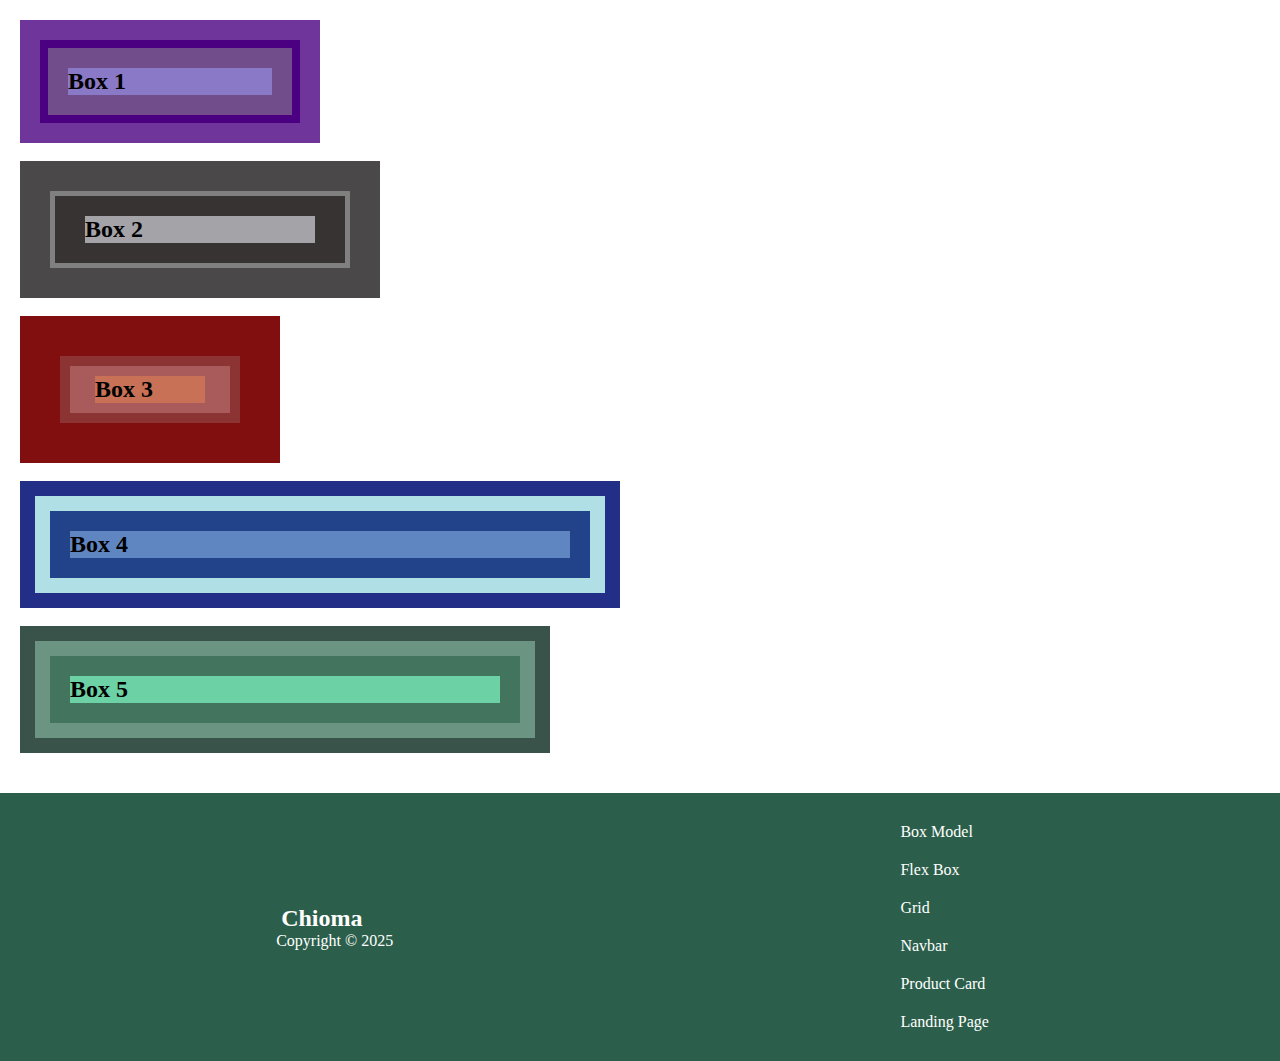
<file: index.html>
<!DOCTYPE html>
<html lang="en">
<head>
  <meta charset="UTF-8">
  <meta name="viewport" content="width=device-width, initial-scale=1.0">
  <link rel="stylesheet" href="index.css">
  <title>Box Model</title>
</head>
<body>
  <section class="boxes">
    <div class="box-1">
      <h2>Box 1</h2>
    </div><br>
    <div class="box-2">
      <h2>Box 2</h2>
    </div><br>
    <div class="box-3">
      <h2>Box 3</h2>
    </div><br>
    <div class="box-4">
      <h2>Box 4</h2>
    </div><br>
    <div class="box-5">
      <h2>Box 5</h2>
    </div>
  </section>

  <footer>
    <div>
      <h2><a href="./index.html">Chioma</a></h2>
      <p>Copyright &copy; 2025</p>
    </div>
    <div>
      <nav>
        <ul>
          <li><a href="./index.html">Box Model</a></li>
          <li><a href="./flexbox.html">Flex Box</a></li>
          <li><a href="./grid.html">Grid</a></li>
          <li><a href="./navbar.html">Navbar</a></li>
          <li><a href="./productcard.html">Product Card</a></li>
          <li><a href="./landpage.html">Landing Page</a></li>
        </ul>
      </nav>
    </div>
  </footer>
</body>
</html>
</file>
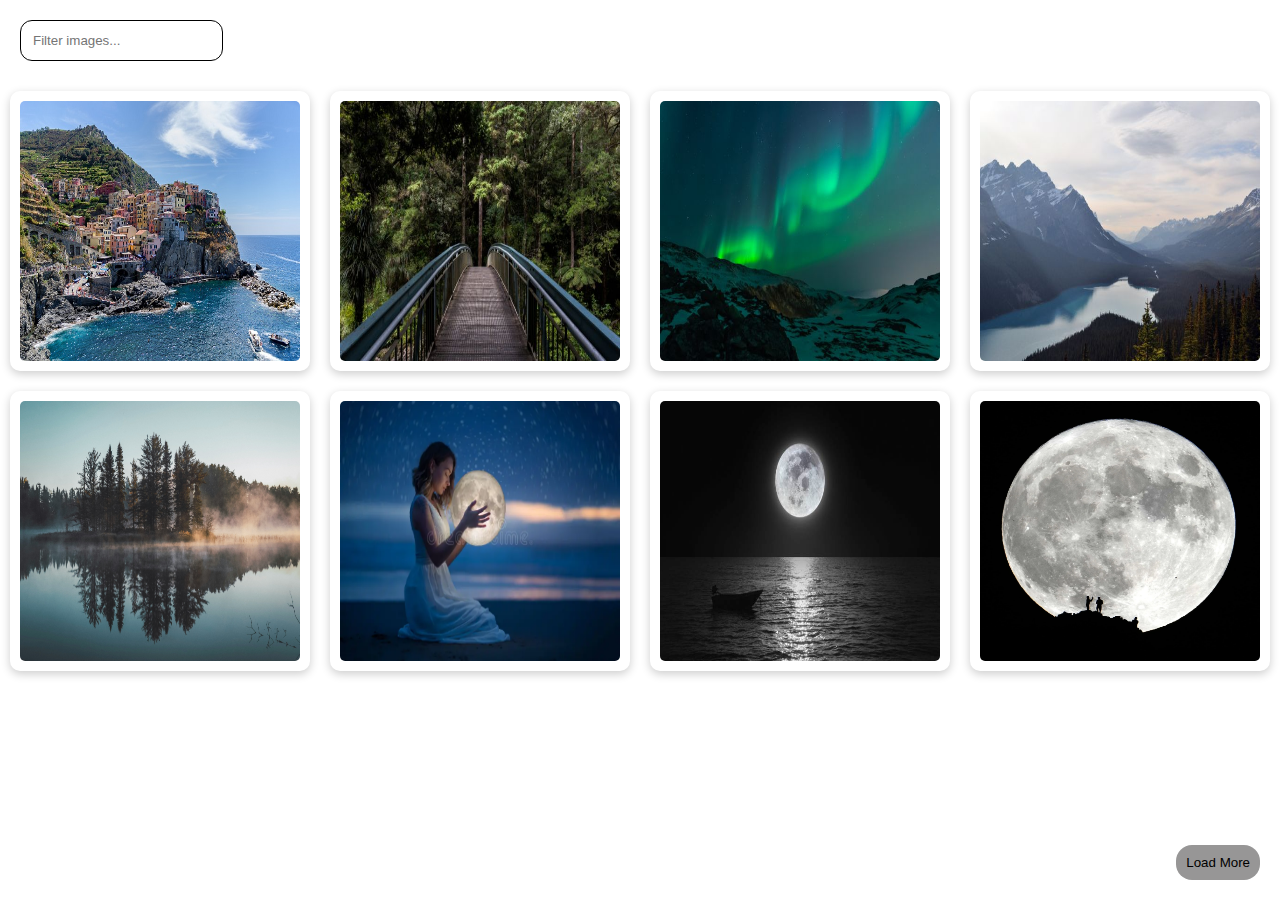
<file: flexbox.html>
<!DOCTYPE html>
<html lang="en">
<head>
  <meta charset="UTF-8">
  <meta name="viewport" content="width=device-width, initial-scale=1.0">
  <link rel="stylesheet" href="flexbox.css">
  <title>Flex Box</title>
</head>
<body>
  <header>
    <input type="search" id="search" placeholder="Filter images..." autocomplete="on">
  </header>
  <section>
    <div class="container">
      <div class="card">
        <img src="./images/img_5terre.jpg" alt="">
      </div>
      <div class="card">
        <img src="./images/img_forest.jpg" alt="">
      </div>
      <div class="card">
        <img src="./images/img_lights.jpg" alt="">
      </div>
      <div class="card">
        <img src="./images/img_mountains.jpg" alt="">
      </div>
      <div class="card">
        <img src="./images/forest_lake.jpg" alt="">
      </div>
      <div class="card">
        <img src="./images/moon-lady.webp" alt="">
      </div>
      <div class="card">
        <img src="./images/moon_over_ocean.jpg" alt="">
      </div>
      <div class="card">
        <img src="./images/moonfrom_hilltop.webp" alt="">
      </div>
    </div>
  </section>
  
  <button>Load More</button>
</body>
</html>
</file>
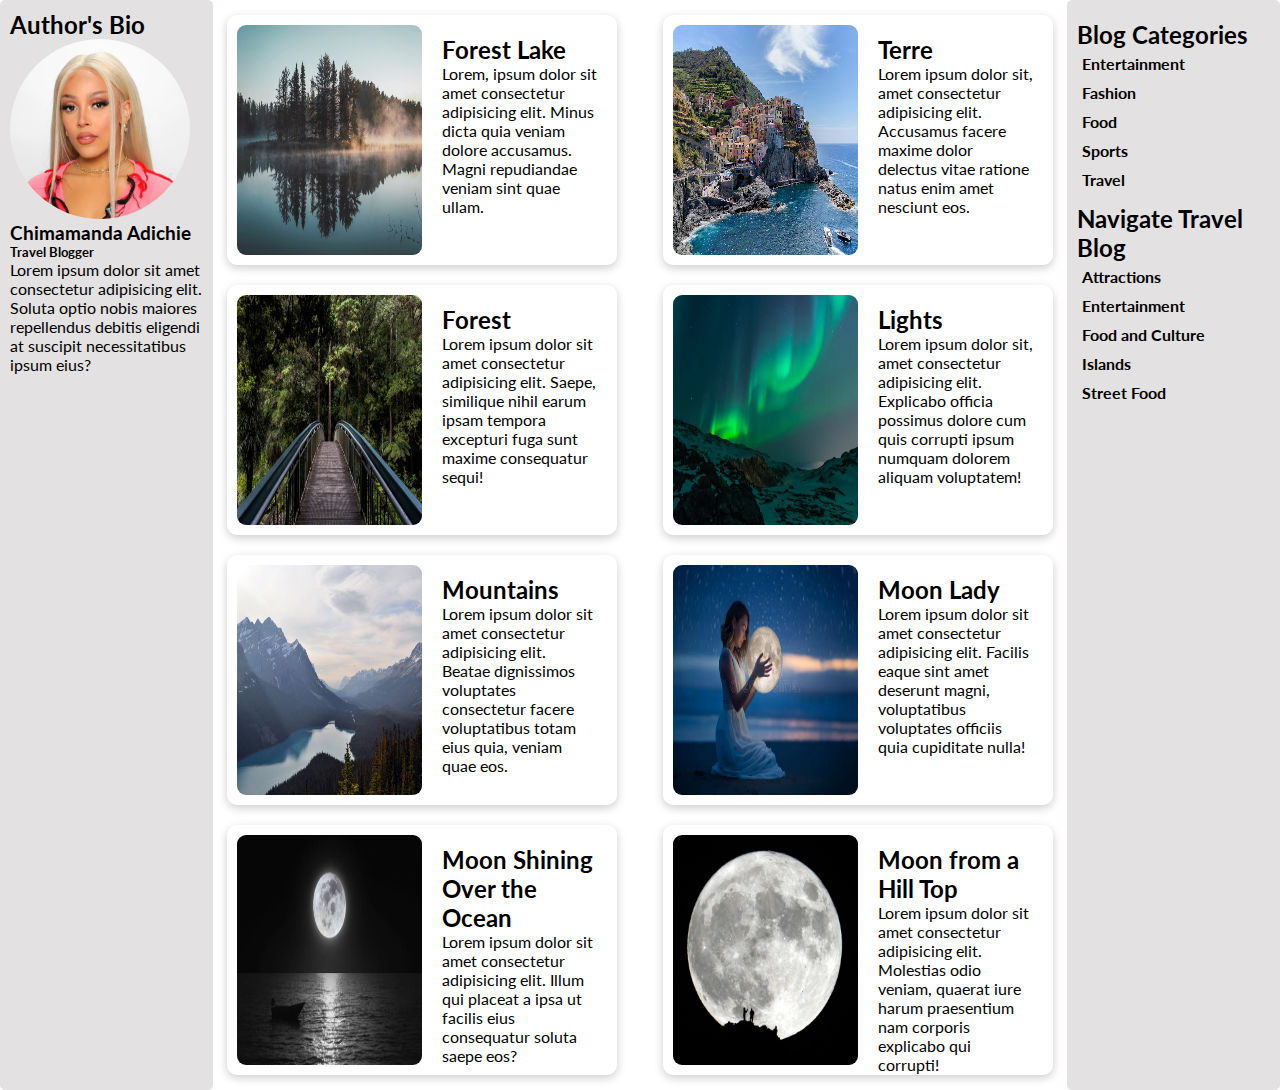
<file: grid.html>
<!DOCTYPE html>
<html lang="en">
<head>
  <meta charset="UTF-8">
  <meta name="viewport" content="width=device-width, initial-scale=1.0">
  <link rel="stylesheet" href="grid.css">
  <title>Grid</title>
</head>
<body>
  <!-- Author -->
  <section class="blog">
    <aside class="author-info">
      <div>
        <h2>Author's Bio</h2>
        <img src="./images/doja.jpeg" alt="">
        <h3>Chimamanda Adichie</h3>
        <h5>Travel Blogger</h5>
        <p>Lorem ipsum dolor sit amet consectetur adipisicing elit. Soluta optio nobis maiores repellendus debitis eligendi at suscipit necessitatibus ipsum eius?</p>
      </div>
    </aside>

    <!-- Main blog area -->
    <main class="blog-main">
      <div class="card">
        <img src="./images/forest_lake.jpg" alt="">
      <div class="text">
        <h2>Forest Lake</h2>
        <p>Lorem, ipsum dolor sit amet consectetur adipisicing elit. Minus dicta quia veniam dolore accusamus. Magni repudiandae veniam sint quae ullam.</p>
      </div>
      </div>
      <div class="card">
        <img src="./images/img_5terre.jpg" alt="">
        <div class="text">
          <h2>Terre</h2>
          <p>Lorem ipsum dolor sit, amet consectetur adipisicing elit. Accusamus facere maxime dolor delectus vitae ratione natus enim amet nesciunt eos.</p>
        </div>
      </div>
      <div class="card">
        <img src="./images/img_forest.jpg" alt="">
        <div class="text">
          <h2>Forest</h2>
          <p>Lorem ipsum dolor sit amet consectetur adipisicing elit. Saepe, similique nihil earum ipsam tempora excepturi fuga sunt maxime consequatur sequi!</p>
        </div>
      </div>
      <div class="card">
        <img src="./images/img_lights.jpg" alt="">
        <div class="text">
          <h2>Lights</h2>
          <p>Lorem ipsum dolor sit, amet consectetur adipisicing elit. Explicabo officia possimus dolore cum quis corrupti ipsum numquam dolorem aliquam voluptatem!</p>
        </div>
      </div>
      <div class="card">
        <img src="./images/img_mountains.jpg" alt="">
        <div class="text">
          <h2>Mountains</h2>
        <p>Lorem ipsum dolor sit amet consectetur adipisicing elit. Beatae dignissimos voluptates consectetur facere voluptatibus totam eius quia, veniam quae eos.</p>
        </div>
      </div>
      <div class="card">
        <img src="./images/moon-lady.webp" alt="">
        <div class="text">
          <h2>Moon Lady</h2>
          <p>Lorem ipsum dolor sit amet consectetur adipisicing elit. Facilis eaque sint amet deserunt magni, voluptatibus voluptates officiis quia cupiditate nulla!</p>
        </div>
      </div>
      <div class="card">
        <img src="./images/moon_over_ocean.jpg" alt="">
        <div class="text">
          <h2>Moon Shining Over the Ocean</h2>
          <p>Lorem ipsum dolor sit amet consectetur adipisicing elit. Illum qui placeat a ipsa ut facilis eius consequatur soluta saepe eos?</p>
        </div>
      </div>
      <div class="card">
        <img src="./images/moonfrom_hilltop.webp" alt="">
        <div class="text">
          <h2>Moon from a Hill Top</h2>
          <p>Lorem ipsum dolor sit amet consectetur adipisicing elit. Molestias odio veniam, quaerat iure harum praesentium nam corporis explicabo qui corrupti!</p>
        </div>
      </div>
    </main>

    <aside class="categories">
      <div>
        <h2>Blog Categories</h2>
        <nav>
          <ul>
            <li><a href="#">Entertainment</a></li>
            <li><a href="#">Fashion</a></li>
            <li><a href="#">Food</a></li>
            <li><a href="#">Sports</a></li>
            <li><a href="#">Travel</a></li>
          </ul>
        </nav>
      </div>
      
      <div>
        <h2>Navigate Travel Blog</h2>
        <nav>
          <ul>
            <li><a href="#">Attractions</a></li>
            <li><a href="#">Entertainment</a></li>
            <li><a href="#">Food and Culture</a></li>
            <li><a href="#">Islands</a></li>
            <li><a href="#">Street Food</a></li>
          </ul>
        </nav>
      </div>
    </aside>
  </section>
</body>
</html>
</file>
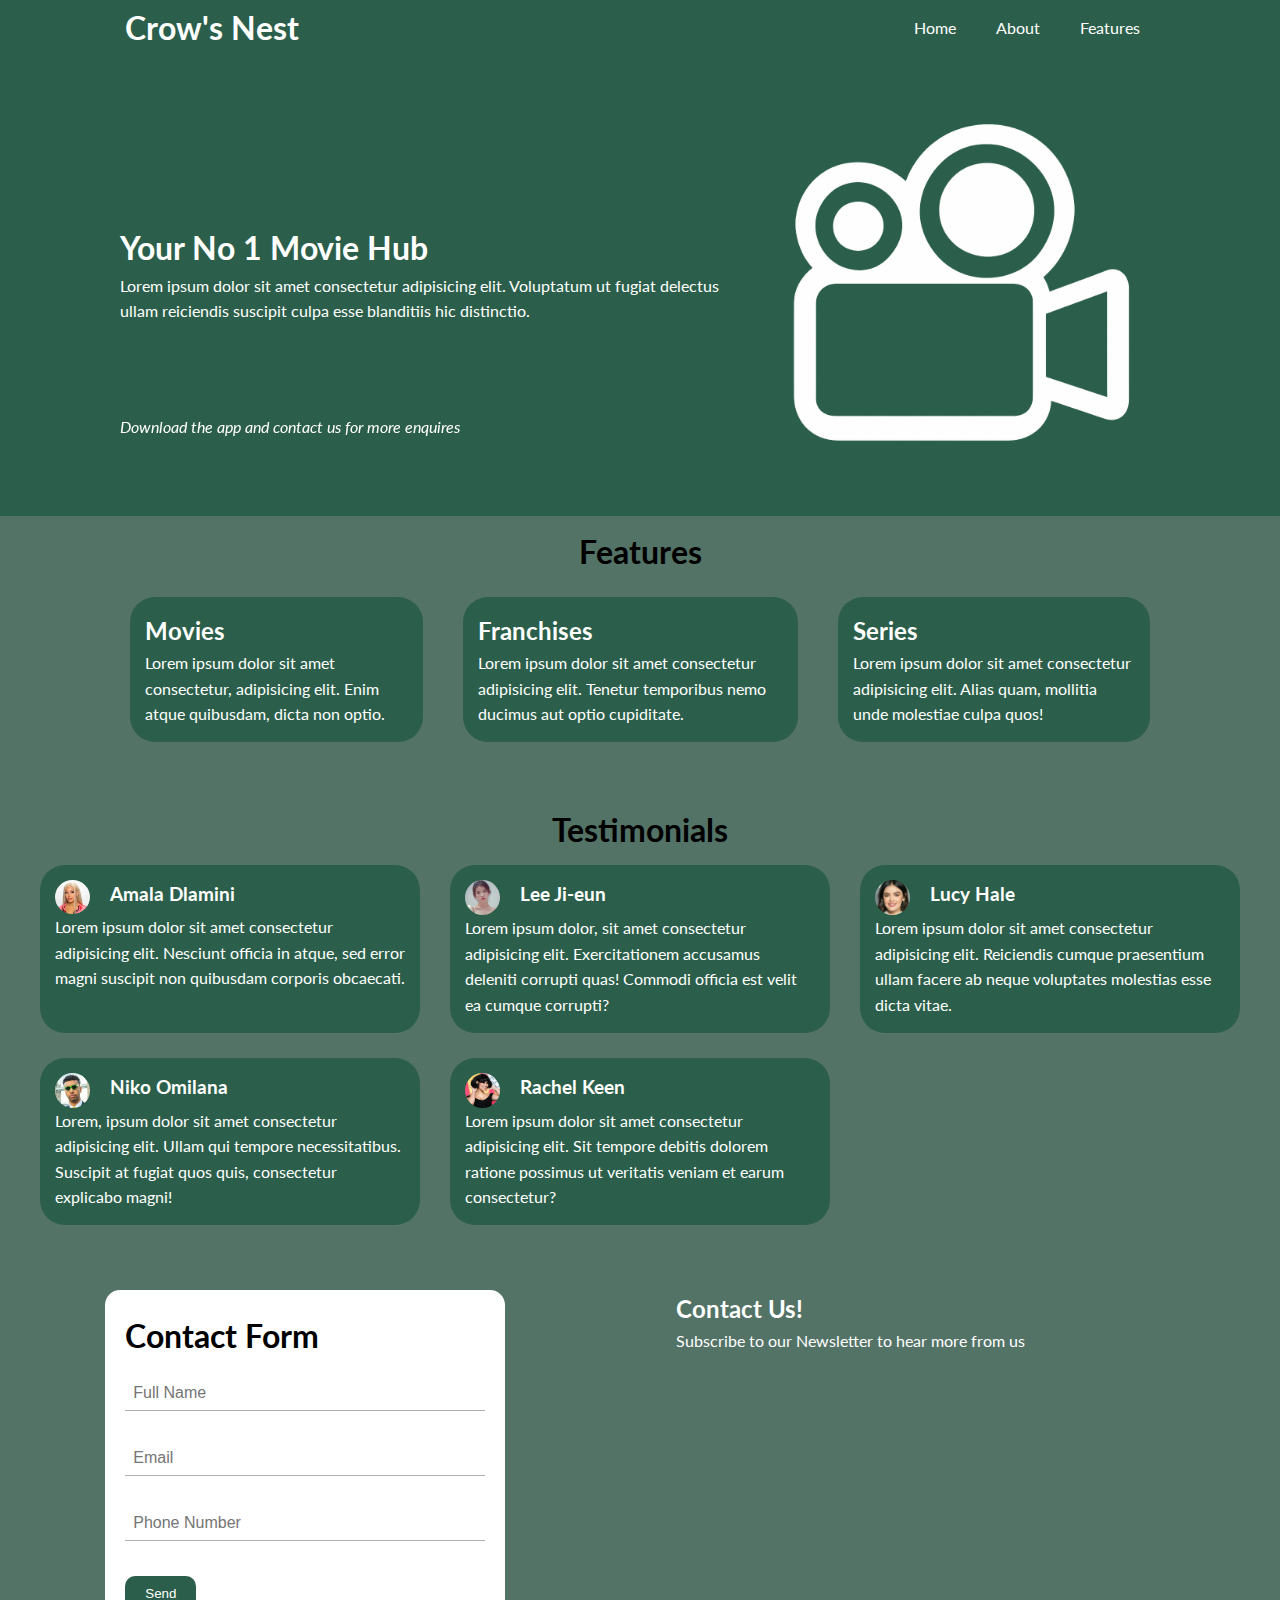
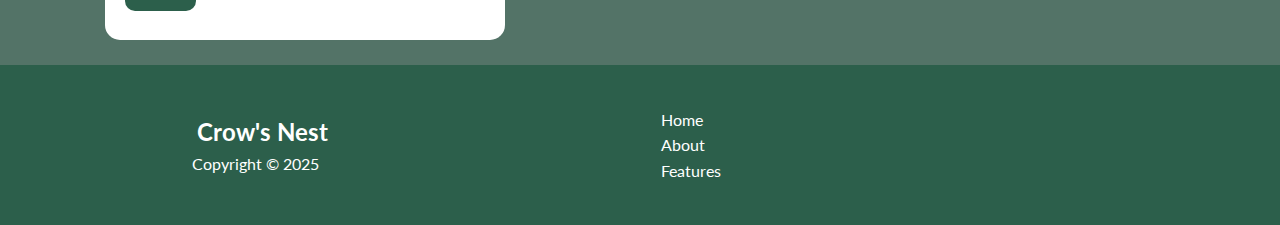
<file: landpage.html>
<!DOCTYPE html>
<html lang="en">
<head>
  <meta charset="UTF-8">
  <meta name="viewport" content="width=device-width, initial-scale=1.0">
  <link rel="stylesheet" href="https://cdnjs.cloudflare.com/ajax/libs/font-awesome/5.15.1/css/all.min.css" integrity="sha512-+4zCK9k+qNFUR5X+cKL9EIR+ZOhtIloNl9GIKS57V1MyNsYpYcUrUeQc9vNfzsWfV28IaLL3i96P9sdNyeRssA==" crossorigin="anonymous" />
  <link rel="stylesheet" href="landpage.css">
  <title>Landing Page</title>
</head>
<body>
  <!-- Navgation Bar -->
  <div class="navbar">
    <div class="container">
      <h1><a href="./landpage.html">Crow's Nest</a></h1>
      <nav>
        <ul>
          <li><a href="./landpage.html">Home</a></li>
          <li><a href="#">About</a></li>
          <li><a href="#">Features</a></li>
        </ul>
     </nav>
    </div>
  </div>

  <!-- Hero -->
  <header>
    <div class="container">
      <div>
        <h1>Your No 1 Movie Hub</h1>
        <p>Lorem ipsum dolor sit amet consectetur adipisicing elit. Voluptatum ut fugiat delectus ullam reiciendis suscipit culpa esse blanditiis hic distinctio.</p> 
        <em class="cta">Download the app and contact us for more enquires</em>
      </div>
      <img src="./images/movie2.png" alt="">
    </div>
  </header>

  <!-- Features -->
  <section class="features">
    <h1 class="sect-title">Features</h1>
    <div class="container">
      <div class="features-card">
        <h2>Movies</h2>
        <p>Lorem ipsum dolor sit amet consectetur, adipisicing elit. Enim atque quibusdam, dicta non optio.</p>
      </div>
      <div class="features-card">
        <h2>Franchises</h2>
        <p>Lorem ipsum dolor sit amet consectetur adipisicing elit. Tenetur temporibus nemo ducimus aut optio cupiditate.</p>
      </div>
      <div class="features-card">
        <h2>Series</h2>
        <p>Lorem ipsum dolor sit amet consectetur adipisicing elit. Alias quam, mollitia unde molestiae culpa quos!</p>
      </div>
    </div>
  </section>

  <!-- Testimonials -->
  <section class="testimonials">
    <h1 class="sect-title">Testimonials</h1>
    <div class="grid">
      <div class="test-cards">
        <div class="title">
          <img src="./images/doja.jpeg" alt="">
         <h3>Amala Dlamini</h3>  
        </div>
        <p>Lorem ipsum dolor sit amet consectetur adipisicing elit. Nesciunt officia in atque, sed error magni suscipit non quibusdam corporis obcaecati.</p>
      </div>
      <div class="test-cards">
        <div class="title">
          <img src="./images/iu.jpeg" alt="">
          <h3>Lee Ji-eun</h3>
        </div>
        <p>Lorem ipsum dolor, sit amet consectetur adipisicing elit. Exercitationem accusamus deleniti corrupti quas! Commodi officia est velit ea cumque corrupti?</p>
      </div>
      <div class="test-cards">
        <div class="title">
          <img src="./images/lucy.webp" alt="">
          <h3>Lucy Hale</h3>
        </div>
        <p>Lorem ipsum dolor sit amet consectetur adipisicing elit. Reiciendis cumque praesentium ullam facere ab neque voluptates molestias esse dicta vitae.</p>
      </div>
      <div class="test-cards">
        <div class="title">
          <img src="./images/niko.jpeg" alt="">
          <h3>Niko Omilana</h3>
        </div>
        <p>Lorem, ipsum dolor sit amet consectetur adipisicing elit. Ullam qui tempore necessitatibus. Suscipit at fugiat quos quis, consectetur explicabo magni!</p>
      </div>
      <div class="test-cards">
        <div class="title">
          <img src="./images/raye.avif" alt="">
          <h3>Rachel Keen</h3>
        </div>
        <p>Lorem ipsum dolor sit amet consectetur adipisicing elit. Sit tempore debitis dolorem ratione possimus ut veritatis veniam et earum consectetur?</p>
      </div>
    </div>
  </section>

  <!-- Contact Form -->
  <section class="form-main">
    <div class="form">
      <h1>Contact Form</h1>
      <form name="contact">
        <div class="form-input">        
          <input type="text" placeholder="Full Name" required>
        </div>
        <div class="form-input">        
          <input type="email" name="email" id="email" placeholder="Email" required>
        </div>
        <div class="form-input">        
        <input type="text" name="phone" id="phone" placeholder="Phone Number" required>
        </div>
        <input type="submit" value="Send" class="btn">
      </form>
    </div>
    <div class="form-cta">
      <h2>Contact Us!</h2>
      <p>Subscribe to our Newsletter to hear more from us</p>
    </div>
  </section>

  <!-- Footer -->
  <footer>
    <div>
      <h2><a href="./landpage.html">Crow's Nest</a></h2>
      <p>Copyright &copy; 2025</p>
    </div>
    <div>
      <nav>
        <ul>
          <li><a href="./index.html">Home</a></li>
          <li><a href="#">About</a></li>
          <li><a href="#">Features</a></li>
        </ul>
      </nav>
    </div>
    <div>
      <a href="#"><i class="fab fa-github fa-2x"></i></a>
      <a href="#"><i class="fab fa-facebook fa-2x"></i></a>
      <a href="#"><i class="fab fa-instagram fa-2x"></i></a>
      <a href="#"><i class="fab fa-twitter fa-2x"></i></a>     
    </div>
  </footer>

</body>
</html>
</file>
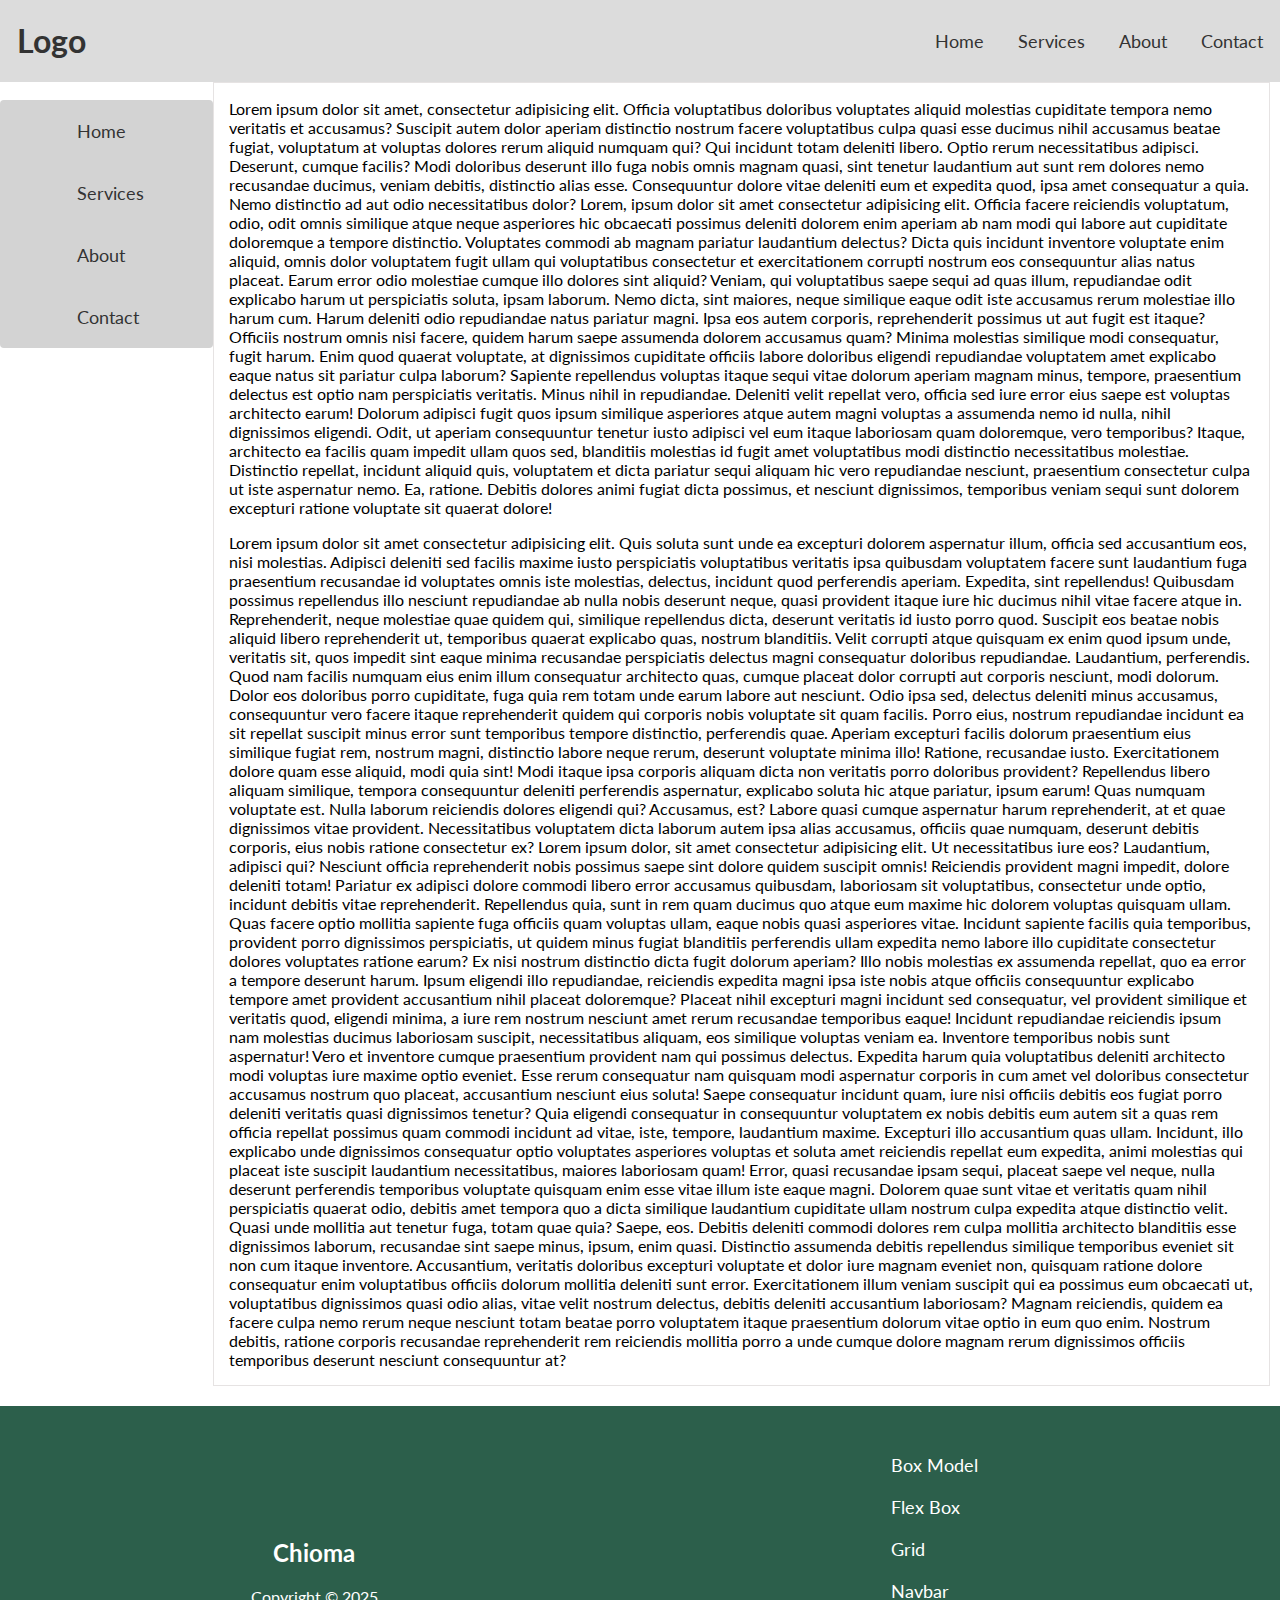
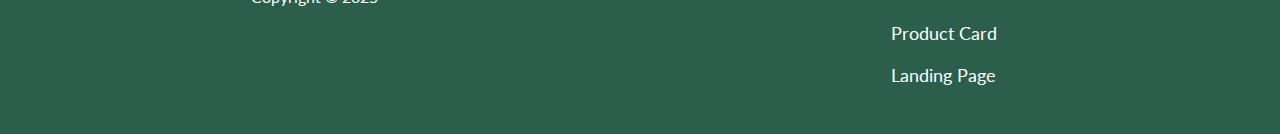
<file: navbar.html>
<!DOCTYPE html>
<html lang="en">
<head>
  <meta charset="UTF-8">
  <meta name="viewport" content="width=device-width, initial-scale=1.0">
  <link rel="stylesheet" href="navbar.css">
  <title>Navigation Bar</title>
</head>
<body>
  <header class="header">
    <h1 class="logo"><a href="./navbar.html">Logo</a></h1>
    <nav>
      <ul>
        <li><a href="#">Home</a></li>
        <li><a href="#">Services</a></li>
        <li><a href="#">About</a></li>
        <li><a href="#">Contact</a></li>
      </ul>
    </nav>
  </header>

  <section class="main">
    <div class="menu">
      <input type="checkbox" id="toggle">
      <label for="toggle" class="hamburg"><img src="./images/hamburg.jpg" alt=""></label>
      <aside>
        <nav>
          <ul>
            <li><a href="#">Home</a></li>
            <li><a href="#">Services</a></li>
            <li><a href="#">About</a></li>
            <li><a href="#">Contact</a></li>
          </ul>
        </nav>
      </aside>
    </div>
    <main> 
      <p>
        Lorem ipsum dolor sit amet, consectetur adipisicing elit. Officia voluptatibus doloribus voluptates aliquid molestias cupiditate tempora nemo veritatis et accusamus? Suscipit autem dolor aperiam distinctio nostrum facere voluptatibus culpa quasi esse ducimus nihil accusamus beatae fugiat, voluptatum at voluptas dolores rerum aliquid numquam qui? Qui incidunt totam deleniti libero. Optio rerum necessitatibus adipisci. Deserunt, cumque facilis? Modi doloribus deserunt illo fuga nobis omnis magnam quasi, sint tenetur laudantium aut sunt rem dolores nemo recusandae ducimus, veniam debitis, distinctio alias esse. Consequuntur dolore vitae deleniti eum et expedita quod, ipsa amet consequatur a quia. Nemo distinctio ad aut odio necessitatibus dolor?
        Lorem, ipsum dolor sit amet consectetur adipisicing elit. Officia facere reiciendis voluptatum, odio, odit omnis similique atque neque asperiores hic obcaecati possimus deleniti dolorem enim aperiam ab nam modi qui labore aut cupiditate doloremque a tempore distinctio. Voluptates commodi ab magnam pariatur laudantium delectus? Dicta quis incidunt inventore voluptate enim aliquid, omnis dolor voluptatem fugit ullam qui voluptatibus consectetur et exercitationem corrupti nostrum eos consequuntur alias natus placeat. Earum error odio molestiae cumque illo dolores sint aliquid? Veniam, qui voluptatibus saepe sequi ad quas illum, repudiandae odit explicabo harum ut perspiciatis soluta, ipsam laborum. Nemo dicta, sint maiores, neque similique eaque odit iste accusamus rerum molestiae illo harum cum. Harum deleniti odio repudiandae natus pariatur magni. Ipsa eos autem corporis, reprehenderit possimus ut aut fugit est itaque? Officiis nostrum omnis nisi facere, quidem harum saepe assumenda dolorem accusamus quam? Minima molestias similique modi consequatur, fugit harum. Enim quod quaerat voluptate, at dignissimos cupiditate officiis labore doloribus eligendi repudiandae voluptatem amet explicabo eaque natus sit pariatur culpa laborum? Sapiente repellendus voluptas itaque sequi vitae dolorum aperiam magnam minus, tempore, praesentium delectus est optio nam perspiciatis veritatis. Minus nihil in repudiandae. Deleniti velit repellat vero, officia sed iure error eius saepe est voluptas architecto earum! Dolorum adipisci fugit quos ipsum similique asperiores atque autem magni voluptas a assumenda nemo id nulla, nihil dignissimos eligendi. Odit, ut aperiam consequuntur tenetur iusto adipisci vel eum itaque laboriosam quam doloremque, vero temporibus? Itaque, architecto ea facilis quam impedit ullam quos sed, blanditiis molestias id fugit amet voluptatibus modi distinctio necessitatibus molestiae. Distinctio repellat, incidunt aliquid quis, voluptatem et dicta pariatur sequi aliquam hic vero repudiandae nesciunt, praesentium consectetur culpa ut iste aspernatur nemo. Ea, ratione. Debitis dolores animi fugiat dicta possimus, et nesciunt dignissimos, temporibus veniam sequi sunt dolorem excepturi ratione voluptate sit quaerat dolore!
      </p>
      <p>
        Lorem ipsum dolor sit amet consectetur adipisicing elit. Quis soluta sunt unde ea excepturi dolorem aspernatur illum, officia sed accusantium eos, nisi molestias. Adipisci deleniti sed facilis maxime iusto perspiciatis voluptatibus veritatis ipsa quibusdam voluptatem facere sunt laudantium fuga praesentium recusandae id voluptates omnis iste molestias, delectus, incidunt quod perferendis aperiam. Expedita, sint repellendus! Quibusdam possimus repellendus illo nesciunt repudiandae ab nulla nobis deserunt neque, quasi provident itaque iure hic ducimus nihil vitae facere atque in. Reprehenderit, neque molestiae quae quidem qui, similique repellendus dicta, deserunt veritatis id iusto porro quod. Suscipit eos beatae nobis aliquid libero reprehenderit ut, temporibus quaerat explicabo quas, nostrum blanditiis. Velit corrupti atque quisquam ex enim quod ipsum unde, veritatis sit, quos impedit sint eaque minima recusandae perspiciatis delectus magni consequatur doloribus repudiandae. Laudantium, perferendis. Quod nam facilis numquam eius enim illum consequatur architecto quas, cumque placeat dolor corrupti aut corporis nesciunt, modi dolorum. Dolor eos doloribus porro cupiditate, fuga quia rem totam unde earum labore aut nesciunt. Odio ipsa sed, delectus deleniti minus accusamus, consequuntur vero facere itaque reprehenderit quidem qui corporis nobis voluptate sit quam facilis. Porro eius, nostrum repudiandae incidunt ea sit repellat suscipit minus error sunt temporibus tempore distinctio, perferendis quae. Aperiam excepturi facilis dolorum praesentium eius similique fugiat rem, nostrum magni, distinctio labore neque rerum, deserunt voluptate minima illo! Ratione, recusandae iusto. Exercitationem dolore quam esse aliquid, modi quia sint! Modi itaque ipsa corporis aliquam dicta non veritatis porro doloribus provident? Repellendus libero aliquam similique, tempora consequuntur deleniti perferendis aspernatur, explicabo soluta hic atque pariatur, ipsum earum! Quas numquam voluptate est. Nulla laborum reiciendis dolores eligendi qui? Accusamus, est? Labore quasi cumque aspernatur harum reprehenderit, at et quae dignissimos vitae provident. Necessitatibus voluptatem dicta laborum autem ipsa alias accusamus, officiis quae numquam, deserunt debitis corporis, eius nobis ratione consectetur ex?
        Lorem ipsum dolor, sit amet consectetur adipisicing elit. Ut necessitatibus iure eos? Laudantium, adipisci qui? Nesciunt officia reprehenderit nobis possimus saepe sint dolore quidem suscipit omnis! Reiciendis provident magni impedit, dolore deleniti totam! Pariatur ex adipisci dolore commodi libero error accusamus quibusdam, laboriosam sit voluptatibus, consectetur unde optio, incidunt debitis vitae reprehenderit. Repellendus quia, sunt in rem quam ducimus quo atque eum maxime hic dolorem voluptas quisquam ullam. Quas facere optio mollitia sapiente fuga officiis quam voluptas ullam, eaque nobis quasi asperiores vitae. Incidunt sapiente facilis quia temporibus, provident porro dignissimos perspiciatis, ut quidem minus fugiat blanditiis perferendis ullam expedita nemo labore illo cupiditate consectetur dolores voluptates ratione earum? Ex nisi nostrum distinctio dicta fugit dolorum aperiam? Illo nobis molestias ex assumenda repellat, quo ea error a tempore deserunt harum. Ipsum eligendi illo repudiandae, reiciendis expedita magni ipsa iste nobis atque officiis consequuntur explicabo tempore amet provident accusantium nihil placeat doloremque? Placeat nihil excepturi magni incidunt sed consequatur, vel provident similique et veritatis quod, eligendi minima, a iure rem nostrum nesciunt amet rerum recusandae temporibus eaque! Incidunt repudiandae reiciendis ipsum nam molestias ducimus laboriosam suscipit, necessitatibus aliquam, eos similique voluptas veniam ea. Inventore temporibus nobis sunt aspernatur! Vero et inventore cumque praesentium provident nam qui possimus delectus. Expedita harum quia voluptatibus deleniti architecto modi voluptas iure maxime optio eveniet. Esse rerum consequatur nam quisquam modi aspernatur corporis in cum amet vel doloribus consectetur accusamus nostrum quo placeat, accusantium nesciunt eius soluta! Saepe consequatur incidunt quam, iure nisi officiis debitis eos fugiat porro deleniti veritatis quasi dignissimos tenetur? Quia eligendi consequatur in consequuntur voluptatem ex nobis debitis eum autem sit a quas rem officia repellat possimus quam commodi incidunt ad vitae, iste, tempore, laudantium maxime. Excepturi illo accusantium quas ullam. Incidunt, illo explicabo unde dignissimos consequatur optio voluptates asperiores voluptas et soluta amet reiciendis repellat eum expedita, animi molestias qui placeat iste suscipit laudantium necessitatibus, maiores laboriosam quam! Error, quasi recusandae ipsam sequi, placeat saepe vel neque, nulla deserunt perferendis temporibus voluptate quisquam enim esse vitae illum iste eaque magni. Dolorem quae sunt vitae et veritatis quam nihil perspiciatis quaerat odio, debitis amet tempora quo a dicta similique laudantium cupiditate ullam nostrum culpa expedita atque distinctio velit. Quasi unde mollitia aut tenetur fuga, totam quae quia? Saepe, eos. Debitis deleniti commodi dolores rem culpa mollitia architecto blanditiis esse dignissimos laborum, recusandae sint saepe minus, ipsum, enim quasi. Distinctio assumenda debitis repellendus similique temporibus eveniet sit non cum itaque inventore. Accusantium, veritatis doloribus excepturi voluptate et dolor iure magnam eveniet non, quisquam ratione dolore consequatur enim voluptatibus officiis dolorum mollitia deleniti sunt error. Exercitationem illum veniam suscipit qui ea possimus eum obcaecati ut, voluptatibus dignissimos quasi odio alias, vitae velit nostrum delectus, debitis deleniti accusantium laboriosam? Magnam reiciendis, quidem ea facere culpa nemo rerum neque nesciunt totam beatae porro voluptatem itaque praesentium dolorum vitae optio in eum quo enim. Nostrum debitis, ratione corporis recusandae reprehenderit rem reiciendis mollitia porro a unde cumque dolore magnam rerum dignissimos officiis temporibus deserunt nesciunt consequuntur at?
      </p>
    </main>
  </section>

  <footer>
    <div>
      <h2><a href="./index.html">Chioma</a></h2>
      <p>Copyright &copy; 2025</p>
    </div>
    <div>
      <nav>
        <ul>
          <li><a href="./index.html">Box Model</a></li>
          <li><a href="./flexbox.html">Flex Box</a></li>
          <li><a href="./grid.html">Grid</a></li>
          <li><a href="./navbar.html">Navbar</a></li>
          <li><a href="./productcard.html">Product Card</a></li>
          <li><a href="./landpage.html">Landing Page</a></li>
        </ul>
      </nav>
    </div>
  </footer>
</body>
</html>
</file>
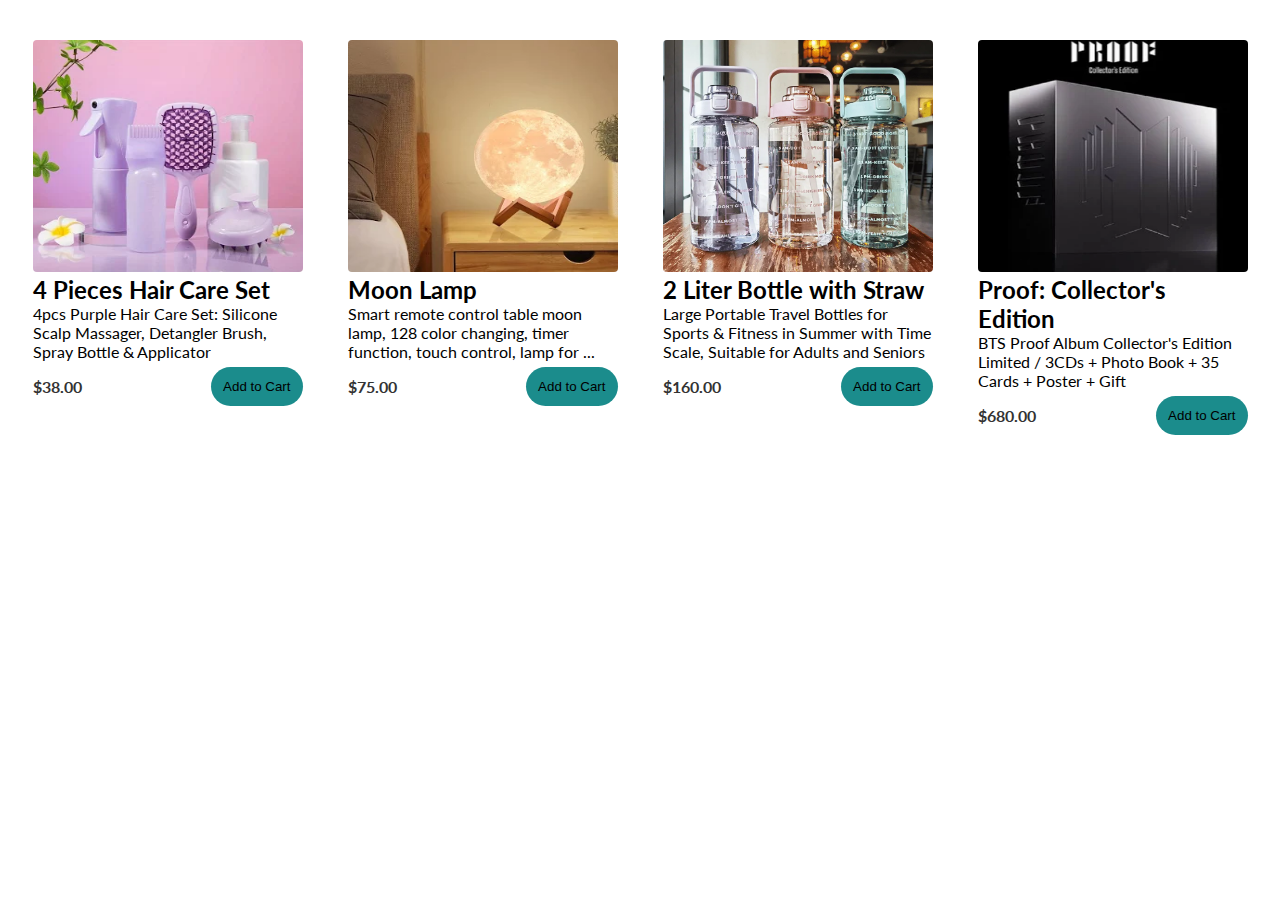
<file: productcard.html>
<!DOCTYPE html>
<html lang="en">
<head>
  <meta charset="UTF-8">
  <meta name="viewport" content="width=device-width, initial-scale=1.0">
  <link rel="stylesheet" href="productcard.css">
  <title>Product Card UI</title>
</head>
<body>
  <section class="products">
    <div class="card">
      <img src="./images/hairset.webp" alt="">
      <h2>4 Pieces Hair Care Set </h2>
      <p>4pcs Purple Hair Care Set: Silicone Scalp Massager, Detangler Brush, Spray Bottle & Applicator</p>
      <div class="price-cart">
        <h4>$38.00</h4>
        <button>Add to Cart</button>
      </div>
    </div>
    <div class="card">
      <img src="./images/moon-lamp.webp" alt="">
      <h2>Moon Lamp</h2>
      <p>Smart remote control table moon lamp, 128 color changing, timer function, touch control, lamp for ...</p>
      <div class="price-cart">
        <h4>$75.00</h4>
        <button>Add to Cart</button>
      </div>
    </div>
    <div class="card">
      <img src="./images/water-bottle.webp" alt="">
      <h2>2 Liter Bottle with Straw</h2>
      <p>Large Portable Travel Bottles for Sports & Fitness in Summer with Time Scale, Suitable for Adults and Seniors</p>
      <div class="price-cart">
        <h4>$160.00</h4>
        <button>Add to Cart</button>
      </div>
    </div>
    <div class="card">
      <img src="./images/btsproof.webp" alt="">
      <h2>Proof: Collector's Edition</h2>
      <p>BTS Proof Album Collector's Edition Limited / 3CDs + Photo Book + 35 Cards + Poster + Gift</p>
      <div class="price-cart">
        <h4>$680.00</h4>
        <button>Add to Cart</button> 
      </div>      
    </div>
  </section>
</body>
</html>
</file>
<file: index.css>
* {
  box-sizing: border-box;
  padding: 0px;
  margin: 0px;
}

.boxes {
  padding: 20px;
}

.box-1 {
  padding: 20px;
  margin: 20px;
  border: 8px solid indigo;
  max-width: 260px;
  background-color: rgb(113, 77, 139);
  outline: 20px solid rgb(112, 53, 154);
}

.box-1 h2 {
  background-color: rgb(138, 121, 198);
}

.box-2 {
  padding: 20px 30px;
  margin: 30px;
  border: 5px solid gray;
  max-width: 300px;
  background-color: rgb(56, 51, 51);
  outline: 30px solid rgb(74, 72, 72);
}

.box-2 h2 {
  background-color: rgb(164, 163, 168);
}

.box-3 {
  padding: 10px 25px;
  margin: 40px;
  border: 10px solid rgba(133, 42, 42, 0.795);
  max-width: 180px;
  background-color: rgba(158, 69, 69, 0.886);
  outline: 40px solid rgb(129, 15, 15);
}

.box-3 h2 {
  background-color: rgb(201, 113, 86);
}

.box-4 {
  padding: 20px;
  margin: 15px;
  border: 15px solid powderblue;
  max-width: 500px;
  background-color: rgb(34, 67, 137);
  outline: 15px solid rgb(35, 47, 135);
  box-sizing: content-box;
}

.box-4 h2 {
  background-color: rgb(96, 134, 193);
}

.box-5 {
  padding: 20px;
  margin: 15px;
  border: 15px solid rgb(108, 148, 131);
  max-width: 500px;
  background-color: rgb(67, 116, 94);
  outline: 15px solid rgb(57, 83, 74);
}

.box-5 h2 {
  background-color: rgb(108, 209, 165);
}

ul {
  list-style-type: none;
  cursor: pointer;
}

li {
  padding: 10px;
}

a {
  color: #fff;
  text-decoration: none;
  margin: 0px 5px;
}

footer {
  background-color: rgb(44, 95, 75);
  display: flex;
  align-items: center;
  justify-content: space-around;
  margin-top: 20px;
  padding: 20px 30px;
  color: #fff;
}
</file>
<file: flexbox.css>
@import url('https://fonts.googleapis.com/css2?family=Lato:wght@300;400&display=swap');

* {
  box-sizing: border-box;
  padding: 0px;
  margin: 0px;
}

body {
  font-family: Lato, sans-serif;
}

header {
  padding: 20px;
}

input {
  display: flex;
  flex-direction: row;
  padding: 12px;
  border: 1px solid ;
  border-radius: 12px;
}

input:focus {
  outline: none;
}

input:hover {
  cursor: pointer;
  transform: scale(1.03);
}

.container {
  display: flex;
  flex-wrap: wrap;
  justify-content: center;
  align-items: center;
}

.card {
  background-color: #fff;
  border-radius: 10px;
  box-shadow: 0 3px 10px rgba(0,0,0,0.2);
  padding: 10px;
  margin: 10px;
  width: 300px;
  height: 280px;
}

.card:hover {
  cursor: pointer;
  transform: scale(1.05);
  opacity: 0.9;
}

img {
  width: 100%;
  height: 100%;
  border-radius: 5px;
}

button {
  background-color: rgb(151, 150, 150);
  width: fit-content;
  padding: 10px;
  border: none;
  border-radius: 16px;
  cursor: pointer;
  position: fixed;
  right: 20px;
  bottom: 20px;
}

button:hover {
  opacity: 0.9;
  background-color: rgb(79, 76, 76);
  color: #fff;
}

ul {
  list-style-type: none;
  cursor: pointer;
}

li {
  padding: 10px;
}

a {
  color: #fff;
  text-decoration: none;
  margin: 0px 5px;
}

footer {
  background-color: rgb(44, 95, 75);
  display: flex;
  align-items: center;
  justify-content: space-around;
  margin-top: 20px;
  padding: 20px 30px;
  color: #fff;
}
</file>
<file: grid.css>
@import url('https://fonts.googleapis.com/css2?family=Lato:wght@300;400&display=swap');

* {
  box-sizing: border-box;
  padding: 0px;
  margin: 0px;
}

body {
  font-family: Lato, sans-serif;
}

.blog {
  display: grid;
  grid-template-columns: 1fr 4fr 1fr;
}

.author-info {
  background-color: rgb(227, 225, 225);
  border-radius: 5px;
  padding: 10px;
}

.author-info img {
  height: 180px;
  width: 180px;
  border-radius: 50%;
}

.blog-main {
  display: grid;
  grid-template-columns: repeat(auto-fit, minmax(380px, 1fr));
  padding-top: 15px;
  padding-bottom: 15px;
  gap: 20px;
}

.blog-main .card {
  display: flex;
  gap: 10px;
  padding: 10px;
  margin: auto;
  width: 390px;
  height: 250px;
  background-color: #fff;
  border-radius: 10px;
  box-shadow: 0 3px 10px rgba(0,0,0,0.2);
  transition: transform 0.1s ease-in;
}

.card img {
  width: 50%;
  height: 100%;
  border-radius: 9px;
}

.card:hover {
  cursor: pointer;
  transform: scale(1.05);
  opacity: 0.92;
}

.text {
  padding: 10px;
}

.categories {
  background-color: rgb(227, 225, 225);
  border-radius: 5px;  
  padding: 10px;
}

.categories h2 {
  margin-bottom: 0px;
  margin-top: 10px;
}

.categories nav {
  margin-bottom: 0px;
}

nav li {
  list-style: none;
  padding: 5px;
}

nav a {
  color: black;
  text-decoration: none;
  font-weight: bold;
}

footer {
  background-color: rgb(44, 95, 75);
  display: flex;
  align-items: center;
  justify-content: space-around;
  margin-top: 20px;
  padding: 20px 30px;
  color: #fff;
}

footer li {
  padding: 10px;
}

footer a {
  color: #fff;
  text-decoration: none;
  margin: 0px 5px;
}

@media(max-width: 888px) {
  .blog {
    display: block;
    grid-template-columns: 1fr;
  }
  
  .blog-main .card {
    margin: auto;
    transform: none;
  }

  .categories {
    display: grid;
    grid-template-columns: repeat(2, 1fr);
  }

}
</file>
<file: landpage.css>
@import url('https://fonts.googleapis.com/css2?family=Lato:wght@300;400&display=swap');

:root {
  --primary-color: rgb(44, 95, 75);
  --secondary-color: rgb(83, 115, 103);
}

* {
 box-sizing: border-box;
 padding: 0;
 margin: 0;
}

body {
  font-family: 'Lato', sans-serif;
  color: black;
  line-height: 1.6;
  background-color: var(--secondary-color);
}

.navbar {
  background-color: var(--primary-color);
  color: #fff;
  padding: 0px 20px;
  position: sticky;
  top: 0;
}

.container {
  display: flex;
  align-items: center;
  justify-content: space-between;
  max-width: 1100px;
  margin: 0 auto;
  padding: 0 30px;
  color: #fff;
}

/* rgb(75, 28, 28) */

.navbar ul {
  display: flex;
}

ul {
  list-style-type: none;
  cursor: pointer;
}

a {
  color: #fff;
  text-decoration: none;
  margin: 0px 5px;
}

.navbar li {
  padding: 15px;
}

.navbar li:hover {
  border-bottom: 2px solid #fff;
}

header {
  background-color: var(--primary-color);
  padding: 30px;
  min-height: 400px;
}

header .cta {
  position: relative;
  bottom: -90px;
}

header img {
  max-width: 400px;
}

.features {
  margin-top: 10px;
}

.features .container {
  display: flex;
  margin-top: 20px;
  gap: 20px;
}

.sect-title {
  text-align: center;
  margin-bottom: 10px;
}

.features-card, .test-cards {
  border: none;
  padding: 15px;
  margin: 0 10px 12px;
  background-color: var(--primary-color);
  border-radius: 25px;
}

.test-cards {
  margin-bottom: 15px;
}

.testimonials {
  max-width: 1440px;
  margin: 20px auto;
  padding: 30px;
}

.grid {
  display: grid;
  grid-template-columns: repeat(3, 1fr);
  gap: 10px;
  color: #fff;
}

.testimonials img {
  width: 35px;
  border-radius: 50%;
}

.test-cards .title {
  display: flex;
  gap: 20px;
}

.form-main {
  max-width: 1110px;
  padding-left: 20px;
  display: flex;
  justify-content: space-around;
  align-items: flex-start;
  margin-bottom: 25px;
}

.form {
  background-color: #fff;
  height: 350px;
  width: 400px;
  padding: 20px;
  border-radius: 15px;
  cursor: pointer;
}

.form-cta {
  color: #fff;
}

.form input[type=text],
.form input[type=email] {
  border: 0;
  border-bottom: 1px solid rgb(177, 175, 175);
  width: 100%;
  padding: 8px;
  font-size: 16px;
  margin: 15px 0;
}

.form input:focus {
  outline: none;
}

.btn {
  background-color: var(--primary-color);
  padding: 10px 20px;
  margin: 20px 0;
  border: none;
  border-radius:10px;
  color: #fff;
  cursor: pointer;
}

.btn:hover {
  background-color: var(--secondary-color);
  transform: scale(0.94);
}

footer {
  background-color: var(--primary-color);
  display: flex;
  align-items: center;
  justify-content: space-around;
  height: 160px;
  margin: 0 auto;
  padding: 20px 30px;
  color: #fff;
}

@media(max-width: 790px) {
  .container {
    display: block;
  }

  header .cta {
    bottom: 0px;
  }

  .features .container {
    display: block;
  }

  .grid {
    display: block;
  }

  .form-main {
    display: block;
    max-width: 900px;
    margin: 0 20px auto;
  }

  .form {
    margin-bottom: 10px;
  }

  footer {
    justify-content: space-between;
  }
}
</file>
<file: navbar.css>
@import url('https://fonts.googleapis.com/css2?family=Lato:wght@300;400&display=swap');

* {
  box-sizing: border-box;
}

body {
  padding: 0px;
  margin: 0px;
  font-family: Lato;
}

header {
  display: flex;
  align-items: flex-start;
  justify-content: space-between;
  align-items: center;
  background-color: gainsboro;
  padding: 0px;
  color: #333;
}

header nav ul {
  display: flex;
}

nav ul {
  list-style-type: none;
  font-size: large;
}

a {
  color: #333;
  text-decoration: none;
  padding: 17px;
}

header nav a:hover, aside nav a:hover,
header nav a.active, aside nav a:active {
  background: rgb(234, 233, 233);
  color: #333;
}

.hamburg img {
  height: 25px;
  width: 25px;
  display: none;
}

#toggle {
  display: none;
}

.main {
  display: grid;
  grid-template-columns: 1fr 5fr;
}

aside {
  background-color: lightgray;
  position: sticky;
  top: 0;
  border-radius: 4px;
}

aside nav ul li {
  padding: 20px;
}
  
main {
  padding: 0px 15px;
  margin-right: 10px;
  border: 0.5px solid rgb(230, 227, 227);
}

footer li {
  padding: 10px;
}

footer a {
  color: #fff;
  margin: 0px 5px;
}

footer {
  background-color: rgb(44, 95, 75);
  display: flex;
  align-items: center;
  justify-content: space-around;
  margin-top: 20px;
  padding: 20px 30px;
  color: #fff;
}

  @media(max-width: 768px) {
    header {
      flex-direction: column;
      align-items: flex-start;
    }

    header nav {
      margin-left: -6vh;
    }

    aside {
      display: none;
    }

    .hamburg img {
      display: block;
      position: absolute;
      right: 5px;
      top: 0px;
    }

    .menu {
      display: block;
      position: absolute;
      right: 5px;
      top: 93px;
    }

    input[type=checkbox] {
      display: none;
      height: 25px;
      width: 50px;    
      position: relative;
      right: -44px;
    }

    .main {
      grid-template-columns: 1fr;
    }

    #toggle:checked + label + aside {
      display: block;
    }
  }
</file>
<file: productcard.css>
@import url('https://fonts.googleapis.com/css2?family=Lato:wght@300;400&display=swap');

* {
  box-sizing: border-box;
  padding: 0px;
  margin: 0px;
}

body {
  font-family: Lato, sans-serif;
}

.products {
  display: grid;
  grid-template-columns: repeat(auto-fit, minmax(300px, 1fr));
  gap: 10px;
  padding: 10px;
  margin: 20px 5px;
  /* grid-template-columns: repeat(4, 1fr); */
}

.products .card {
  border-radius: 5px;
  margin: auto;
  padding: 10px;
  height: 450px;
  width: 290px;
  transition: transform 0.4s;
}

.card img {
  width: 100%;
  height: 54%;
  border-radius: 4px;
}

.products .card:hover {
  background-color: #fff;
  box-shadow: 0 3px 10px rgba(0,0,0,0.25);
  cursor: pointer;
  transform: scale(1.05);
}

.price-cart {
  display: flex;
  justify-content: space-between;
  align-items: center;
  height: 40px;
  color: #333;
  position: relative;
  bottom: -5px;
}

button {
  padding: 12px;
  border-radius: 25px;
  border: none;
  background-color: rgb(27, 140, 140);
  cursor: pointer;
  /* position: relative;
  bottom: -25px;
  left: 25px; */
}

button:hover {
  background-color: rgb(19, 92, 92);
  color: #fff;
}

footer {
  background-color: rgb(44, 95, 75);
  display: flex;
  align-items: center;
  justify-content: space-around;
  margin-top: 20px;
  padding: 20px 30px;
  color: #fff;
}

ul {
  list-style-type: none;
}

li {
  padding: 10px;
}

a {
  color: #fff;
  text-decoration: none;
  margin: 0px 5px;
}
</file>
